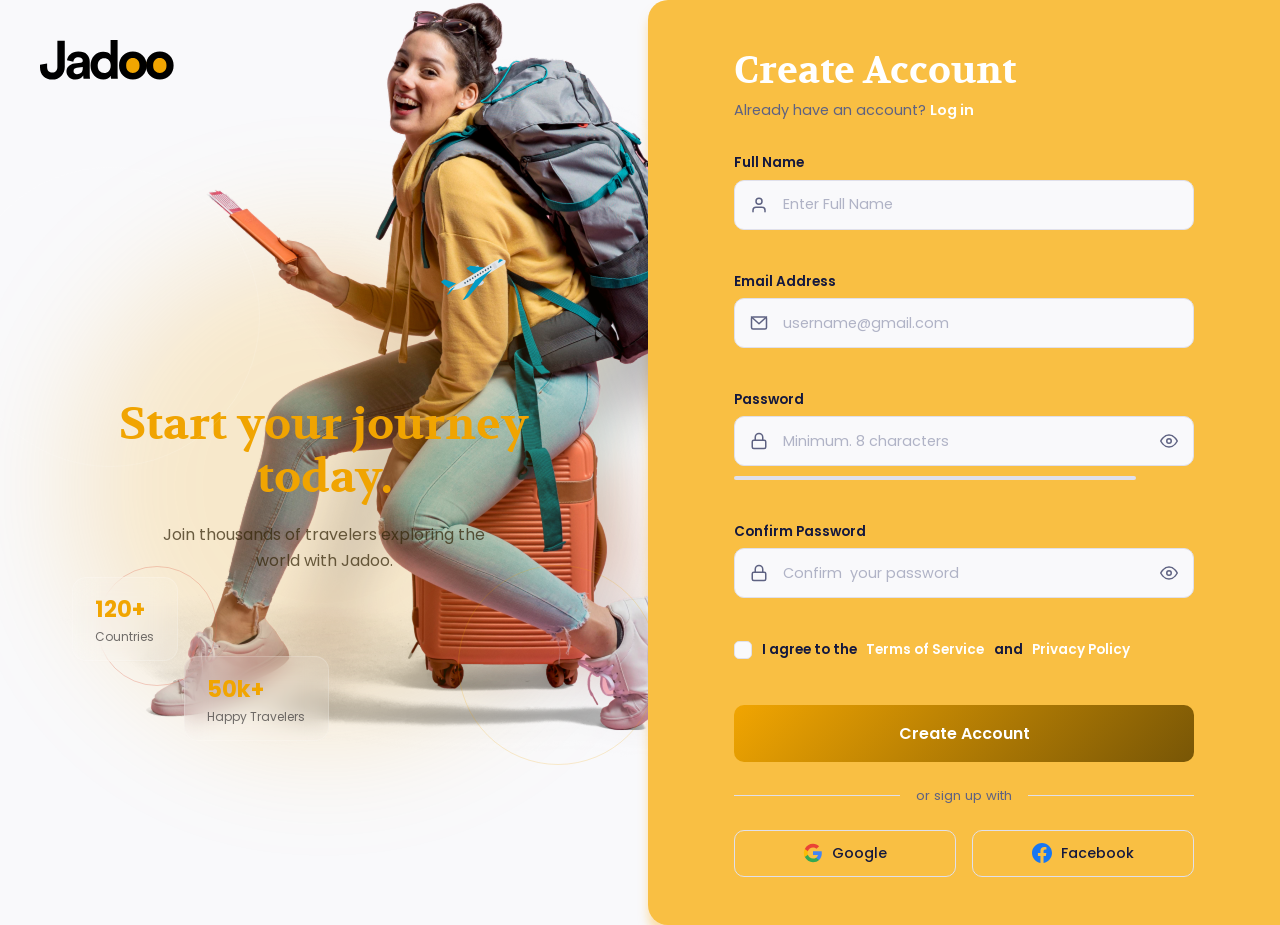
<file: createaccount.html>
<!doctype html>
<html lang="en">
  <head>
    <meta charset="UTF-8" />
    <meta name="viewport" content="width=device-width, initial-scale=1.0" />
    <title>Jadoo — Create Account</title>
    <link rel="preconnect" href="https://fonts.googleapis.com" />
    <link rel="preconnect" href="https://fonts.gstatic.com" crossorigin />
    <link
      href="https://fonts.googleapis.com/css2?family=Volkhov:wght@400;700&family=Poppins:wght@300;400;500;600;700&display=swap"
      rel="stylesheet"
    />
    <link rel="stylesheet" href="createaccount.css" />
    <link rel="stylesheet" href="offer.css" />
    <link rel="stylesheet" href="destination.css" />
    <link rel="stylesheet" href="trip.css" />
    <link rel="stylesheet" href="testimonial.css" />
    <link rel="stylesheet" href="brand.css" />
    <link rel="stylesheet" href="subscription.css" />
    <link rel="stylesheet" href="footer.css" />
    <link rel="icon" href="images/Logo.svg" size="32x32 16x16" />

    <title>Create Account</title>
  </head>

  <body>
    <div class="auth-wrapper">
      <!-- Left Panel: Brand / Visual -->
      <div class="auth-panel auth-panel--left">
        <div class="auth-brand">
          <img
            src="images/Logo.svg"
            alt="Jadoo Logo"
            class="auth-logo"
            loading="lazy"
            encoding="async"
          />
        </div>
        <div class="auth-visual">
          <div class="visual-blob"></div>
          <div class="visual-circle vc1"></div>
          <div class="visual-circle vc2"></div>
          <div class="visual-circle vc3"></div>
          <div class="visual-text">
            <h2>Start your journey <span>today.</span></h2>
            <p>Join thousands of travelers exploring the world with Jadoo.</p>
          </div>
          <div class="plane-anim">
            <img src="images/plane.svg" alt="" class="anim-plane" />
          </div>
          <div class="stat-card sc1">
            <span class="stat-num">120+</span>
            <span class="stat-label">Countries</span>
          </div>
          <div class="stat-card sc2">
            <span class="stat-num">50k+</span>
            <span class="stat-label">Happy Travelers</span>
          </div>
        </div>
      </div>

      <!-- Right Panel: Form -->
      <div class="auth-panel auth-panel--right">
        <div class="form-container">
          <div class="form-header">
            <h1>Create Account</h1>
            <p>
              Already have an account?
              <a href="login.html" class="switch-link">Log in</a>
            </p>
          </div>

          <form class="auth-form" id="createAccountForm" novalidate>
            <!-- Full Name -->
            <div class="field-group">
              <label for="fullname">Full Name</label>
              <div class="input-wrap">
                <span class="input-icon">
                  <svg
                    width="18"
                    height="18"
                    viewBox="0 0 24 24"
                    fill="none"
                    stroke="currentColor"
                    stroke-width="2"
                    stroke-linecap="round"
                    stroke-linejoin="round"
                  >
                    <path d="M20 21v-2a4 4 0 0 0-4-4H8a4 4 0 0 0-4 4v2" />
                    <circle cx="12" cy="7" r="4" />
                  </svg>
                </span>
                <input
                  type="text"
                  id="fullname"
                  name="fullname"
                  placeholder="Enter Full Name"
                  autocomplete="name"
                  required
                />
              </div>
              <span class="field-error" id="fullname-error"></span>
            </div>

            <!-- Email -->
            <div class="field-group">
              <label for="email">Email Address</label>
              <div class="input-wrap">
                <span class="input-icon">
                  <svg
                    width="18"
                    height="18"
                    viewBox="0 0 24 24"
                    fill="none"
                    stroke="currentColor"
                    stroke-width="2"
                    stroke-linecap="round"
                    stroke-linejoin="round"
                  >
                    <rect x="2" y="4" width="20" height="16" rx="2" />
                    <polyline points="2,4 12,13 22,4" />
                  </svg>
                </span>
                <input
                  type="email"
                  id="email"
                  name="email"
                  placeholder="username@gmail.com"
                  autocomplete="email"
                  required
                />
              </div>
              <span class="field-error" id="email-error"></span>
            </div>

            <!-- Password -->
            <div class="field-group">
              <label for="password">Password</label>
              <div class="input-wrap">
                <span class="input-icon">
                  <svg
                    width="18"
                    height="18"
                    viewBox="0 0 24 24"
                    fill="none"
                    stroke="currentColor"
                    stroke-width="2"
                    stroke-linecap="round"
                    stroke-linejoin="round"
                  >
                    <rect x="3" y="11" width="18" height="11" rx="2" ry="2" />
                    <path d="M7 11V7a5 5 0 0 1 10 0v4" />
                  </svg>
                </span>
                <input
                  type="password"
                  id="password"
                  name="password"
                  placeholder="Minimum. 8 characters"
                  autocomplete="new-password"
                  required
                />
                <button
                  type="button"
                  class="toggle-pw"
                  aria-label="Toggle password visibility"
                  data-target="password"
                >
                  <svg
                    class="eye-open"
                    width="18"
                    height="18"
                    viewBox="0 0 24 24"
                    fill="none"
                    stroke="currentColor"
                    stroke-width="2"
                    stroke-linecap="round"
                    stroke-linejoin="round"
                  >
                    <path d="M1 12s4-8 11-8 11 8 11 8-4 8-11 8-11-8-11-8z" />
                    <circle cx="12" cy="12" r="3" />
                  </svg>
                  <svg
                    class="eye-closed"
                    width="18"
                    height="18"
                    viewBox="0 0 24 24"
                    fill="none"
                    stroke="currentColor"
                    stroke-width="2"
                    stroke-linecap="round"
                    stroke-linejoin="round"
                    style="display: none"
                  >
                    <path
                      d="M17.94 17.94A10.07 10.07 0 0 1 12 20c-7 0-11-8-11-8a18.45 18.45 0 0 1 5.06-5.94M9.9 4.24A9.12 9.12 0 0 1 12 4c7 0 11 8 11 8a18.5 18.5 0 0 1-2.16 3.19m-6.72-1.07a3 3 0 1 1-4.24-4.24"
                    />
                    <line x1="1" y1="1" x2="23" y2="23" />
                  </svg>
                </button>
              </div>
              <div class="pw-strength" id="pw-strength">
                <div class="pw-bar"><span id="pw-fill"></span></div>
                <span id="pw-label"></span>
              </div>
              <span class="field-error" id="password-error"></span>
            </div>

            <!-- Confirm Password section -->

            <div class="field-group">
              <label for="confirm-password">Confirm Password</label>
              <div class="input-wrap">
                <span class="input-icon">
                  <svg
                    width="18"
                    height="18"
                    viewBox="0 0 24 24"
                    fill="none"
                    stroke="currentColor"
                    stroke-width="2"
                    stroke-linecap="round"
                    stroke-linejoin="round"
                  >
                    <rect x="3" y="11" width="18" height="11" rx="2" ry="2" />
                    <path d="M7 11V7a5 5 0 0 1 10 0v4" />
                  </svg>
                </span>
                <input
                  type="password"
                  id="confirm-password"
                  name="confirm-password"
                  placeholder="Confirm  your password"
                  autocomplete="new-password"
                  required
                />
                <button
                  type="button"
                  class="toggle-pw"
                  aria-label="Toggle confirm password visibility"
                  data-target="confirm-password"
                >
                  <svg
                    class="eye-open"
                    width="18"
                    height="18"
                    viewBox="0 0 24 24"
                    fill="none"
                    stroke="currentColor"
                    stroke-width="2"
                    stroke-linecap="round"
                    stroke-linejoin="round"
                  >
                    <path d="M1 12s4-8 11-8 11 8 11 8-4 8-11 8-11-8-11-8z" />
                    <circle cx="12" cy="12" r="3" />
                  </svg>
                  <svg
                    class="eye-closed"
                    width="18"
                    height="18"
                    viewBox="0 0 24 24"
                    fill="none"
                    stroke="currentColor"
                    stroke-width="2"
                    stroke-linecap="round"
                    stroke-linejoin="round"
                    style="display: none"
                  >
                    <path
                      d="M17.94 17.94A10.07 10.07 0 0 1 12 20c-7 0-11-8-11-8a18.45 18.45 0 0 1 5.06-5.94M9.9 4.24A9.12 9.12 0 0 1 12 4c7 0 11 8 11 8a18.5 18.5 0 0 1-2.16 3.19m-6.72-1.07a3 3 0 1 1-4.24-4.24"
                    />
                    <line x1="1" y1="1" x2="23" y2="23" />
                  </svg>
                </button>
              </div>
              <span class="field-error" id="confirm-password-error"></span>
            </div>

            <!-- Terms -->
            <div class="field-group field-group--checkbox">
              <label class="checkbox-label">
                <input type="checkbox" id="terms" name="terms" required />
                <span class="checkmark"></span>
                I agree to the
                <a href="#" class="switch-link">Terms of Service</a> and
                <a href="#" class="switch-link">Privacy Policy</a>
              </label>
              <span class="field-error" id="terms-error"></span>
            </div>

            <!-- Submit button part -->
            <button type="submit" class="submit-btn" id="submit-btn">
              <a href="login.html"
                ><span class="btn-text">Create Account</span>
                <span class="btn-loader" style="display: none">
                  <span class="dot"></span><span class="dot"></span
                  ><span class="dot"></span> </span
              ></a>
            </button>
          </form>

          <!-- Divider part -->
          <div class="auth-divider"><span>or sign up with</span></div>

          <!-- Social media  Buttons -->
          <div class="social-btns">
            <button class="social-btn" type="button">
              <svg width="20" height="20" viewBox="0 0 24 24">
                <path
                  d="M22.56 12.25c0-.78-.07-1.53-.2-2.25H12v4.26h5.92c-.26 1.37-1.04 2.53-2.21 3.31v2.77h3.57c2.08-1.92 3.28-4.74 3.28-8.09z"
                  fill="#4285F4"
                />
                <path
                  d="M12 23c2.97 0 5.46-.98 7.28-2.66l-3.57-2.77c-.98.66-2.23 1.06-3.71 1.06-2.86 0-5.29-1.93-6.16-4.53H2.18v2.84C3.99 20.53 7.7 23 12 23z"
                  fill="#34A853"
                />
                <path
                  d="M5.84 14.09c-.22-.66-.35-1.36-.35-2.09s.13-1.43.35-2.09V7.07H2.18C1.43 8.55 1 10.22 1 12s.43 3.45 1.18 4.93l2.85-2.22.81-.62z"
                  fill="#FBBC05"
                />
                <path
                  d="M12 5.38c1.62 0 3.06.56 4.21 1.64l3.15-3.15C17.45 2.09 14.97 1 12 1 7.7 1 3.99 3.47 2.18 7.07l3.66 2.84c.87-2.6 3.3-4.53 6.16-4.53z"
                  fill="#EA4335"
                />
              </svg>
              Google
            </button>
            <button class="social-btn" type="button">
              <svg width="20" height="20" viewBox="0 0 24 24" fill="#1877F2">
                <path
                  d="M24 12.073c0-6.627-5.373-12-12-12s-12 5.373-12 12c0 5.99 4.388 10.954 10.125 11.854v-8.385H7.078v-3.47h3.047V9.43c0-3.007 1.792-4.669 4.533-4.669 1.312 0 2.686.235 2.686.235v2.953H15.83c-1.491 0-1.956.925-1.956 1.874v2.25h3.328l-.532 3.47h-2.796v8.385C19.612 23.027 24 18.062 24 12.073z"
                />
              </svg>
              Facebook
            </button>
          </div>
        </div>
      </div>
    </div>

    <script src="createaccount.js"></script>
  </body>
</html>
</file>
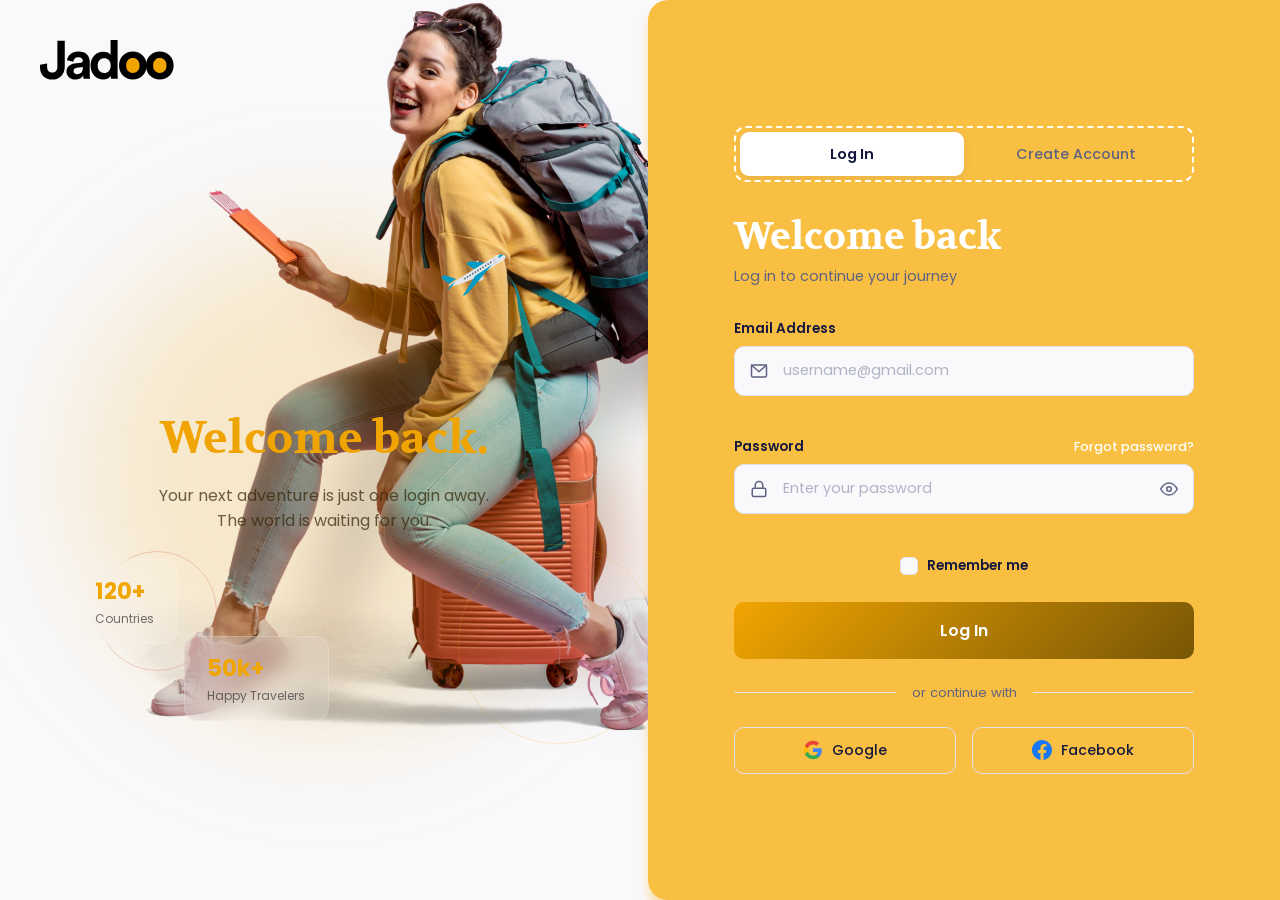
<file: login.html>
<!doctype html>
<html lang="en">
  <head>
    <meta charset="UTF-8" />
    <meta name="viewport" content="width=device-width, initial-scale=1.0" />
    <title>Jadoo Log In</title>
    <link rel="preconnect" href="https://fonts.googleapis.com" />
    <link rel="preconnect" href="https://fonts.gstatic.com" crossorigin />
    <link
      href="https://fonts.googleapis.com/css2?family=Volkhov:wght@400;700&family=Poppins:wght@300;400;500;600;700&display=swap"
      rel="stylesheet"
    />
    <link rel="stylesheet" href="login.css" />
    <link rel="stylesheet" href="createaccount.css" />
    <link rel="stylesheet" href="offer.css" />
    <link rel="stylesheet" href="destination.css" />
    <link rel="stylesheet" href="trip.css" />
    <link rel="stylesheet" href="testimonial.css" />
    <link rel="stylesheet" href="brand.css" />
    <link rel="stylesheet" href="subscription.css" />
    <link rel="stylesheet" href="footer.css" />
    <link rel="icon" href="images/Logo.svg" size="32x32 16x16" />
  </head>

  <body>
    <div class="auth-wrapper">
      <!-- Left Panel: Brand / Visual -->
      <div class="auth-panel auth-panel--left">
        <div class="auth-brand">
          <img
            src="images/Logo.svg"
            alt="Jadoo Logo"
            class="auth-logo"
            loading="lazy"
            encoding="async"
          />
        </div>
        <div class="auth-visual">
          <div class="visual-blob"></div>
          <div class="visual-circle vc1"></div>
          <div class="visual-circle vc2"></div>
          <div class="visual-circle vc3"></div>
          <div class="visual-text">
            <h2>Welcome <span>back.</span></h2>
            <p>
              Your next adventure is just one login away. The world is waiting
              for you.
            </p>
          </div>
          <div class="plane-anim">
            <img src="images/plane.svg" alt="" class="anim-plane" />
          </div>
          <div class="stat-card sc1">
            <span class="stat-num">120+</span>
            <span class="stat-label">Countries</span>
          </div>
          <div class="stat-card sc2">
            <span class="stat-num">50k+</span>
            <span class="stat-label">Happy Travelers</span>
          </div>
        </div>
      </div>

      <!-- Right Panel containing the log in Form -->
      <div class="auth-panel auth-panel--right">
        <div class="form-container">
          <!-- Tab Switcher (this is where the switching frm login form to creating an account form is ) -->

          <div class="auth-tabs">
            <button
              class="tab-btn tab-btn--active"
              id="tab-login"
              onclick="switchTab('login')"
            >
              Log In
            </button>
            <button
              class="tab-btn"
              id="tab-register"
              onclick="switchTab('register')"
            >
              Create Account
            </button>
            <div class="tab-indicator" id="tab-indicator"></div>
          </div>

          <!-- LOGIN FORM -->

          <div class="tab-content" id="content-login">
            <div class="form-header">
              <h1>Welcome back</h1>
              <p>Log in to continue your journey</p>
            </div>

            <form class="auth-form" id="loginForm" novalidate>
              <div class="field-group">
                <label for="login-email">Email Address</label>
                <div class="input-wrap">
                  <span class="input-icon">
                    <svg
                      width="18"
                      height="18"
                      viewBox="0 0 24 24"
                      fill="none"
                      stroke="currentColor"
                      stroke-width="2"
                      stroke-linecap="round"
                      stroke-linejoin="round"
                    >
                      <rect x="2" y="4" width="20" height="16" rx="2" />
                      <polyline points="2,4 12,13 22,4" />
                    </svg>
                  </span>
                  <input
                    type="email"
                    id="login-email"
                    name="email"
                    placeholder="username@gmail.com"
                    autocomplete="email"
                    required
                  />
                </div>
                <span class="field-error" id="login-email-error"></span>
              </div>

              <div class="field-group">
                <div class="label-row">
                  <label for="login-password">Password</label>
                  <a href="#" class="forgot-link">Forgot password?</a>
                </div>
                <div class="input-wrap">
                  <span class="input-icon">
                    <svg
                      width="18"
                      height="18"
                      viewBox="0 0 24 24"
                      fill="none"
                      stroke="currentColor"
                      stroke-width="2"
                      stroke-linecap="round"
                      stroke-linejoin="round"
                    >
                      <rect x="3" y="11" width="18" height="11" rx="2" ry="2" />
                      <path d="M7 11V7a5 5 0 0 1 10 0v4" />
                    </svg>
                  </span>
                  <input
                    type="password"
                    id="login-password"
                    name="password"
                    placeholder="Enter your password"
                    autocomplete="current-password"
                    required
                  />
                  <button
                    type="button"
                    class="toggle-pw"
                    aria-label="Toggle password visibility"
                    data-target="login-password"
                  >
                    <svg
                      class="eye-open"
                      width="18"
                      height="18"
                      viewBox="0 0 24 24"
                      fill="none"
                      stroke="currentColor"
                      stroke-width="2"
                      stroke-linecap="round"
                      stroke-linejoin="round"
                    >
                      <path d="M1 12s4-8 11-8 11 8 11 8-4 8-11 8-11-8-11-8z" />
                      <circle cx="12" cy="12" r="3" />
                    </svg>
                    <svg
                      class="eye-closed"
                      width="18"
                      height="18"
                      viewBox="0 0 24 24"
                      fill="none"
                      stroke="currentColor"
                      stroke-width="2"
                      stroke-linecap="round"
                      stroke-linejoin="round"
                      style="display: none"
                    >
                      <path
                        d="M17.94 17.94A10.07 10.07 0 0 1 12 20c-7 0-11-8-11-8a18.45 18.45 0 0 1 5.06-5.94M9.9 4.24A9.12 9.12 0 0 1 12 4c7 0 11 8 11 8a18.5 18.5 0 0 1-2.16 3.19m-6.72-1.07a3 3 0 1 1-4.24-4.24"
                      />
                      <line x1="1" y1="1" x2="23" y2="23" />
                    </svg>
                  </button>
                </div>
                <span class="field-error" id="login-password-error"></span>
              </div>

              <div class="field-group field-group--row">
                <label class="checkbox-label">
                  <input type="checkbox" id="remember-me" name="remember" />
                  <span class="checkmark"></span>
                  Remember me
                </label>
              </div>

              <button type="submit" class="submit-btn" id="login-submit-btn">
                <span class="btn-text">Log In</span>
                <span class="btn-loader" style="display: none">
                  <span class="dot"></span><span class="dot"></span
                  ><span class="dot"></span>
                </span>
              </button>
            </form>

            <div class="auth-divider"><span>or continue with</span></div>

            <div class="social-btns">
              <button class="social-btn" type="button">
                <svg width="20" height="20" viewBox="0 0 24 24">
                  <path
                    d="M22.56 12.25c0-.78-.07-1.53-.2-2.25H12v4.26h5.92c-.26 1.37-1.04 2.53-2.21 3.31v2.77h3.57c2.08-1.92 3.28-4.74 3.28-8.09z"
                    fill="#4285F4"
                  />
                  <path
                    d="M12 23c2.97 0 5.46-.98 7.28-2.66l-3.57-2.77c-.98.66-2.23 1.06-3.71 1.06-2.86 0-5.29-1.93-6.16-4.53H2.18v2.84C3.99 20.53 7.7 23 12 23z"
                    fill="#34A853"
                  />
                  <path
                    d="M5.84 14.09c-.22-.66-.35-1.36-.35-2.09s.13-1.43.35-2.09V7.07H2.18C1.43 8.55 1 10.22 1 12s.43 3.45 1.18 4.93l2.85-2.22.81-.62z"
                    fill="#FBBC05"
                  />
                  <path
                    d="M12 5.38c1.62 0 3.06.56 4.21 1.64l3.15-3.15C17.45 2.09 14.97 1 12 1 7.7 1 3.99 3.47 2.18 7.07l3.66 2.84c.87-2.6 3.3-4.53 6.16-4.53z"
                    fill="#EA4335"
                  />
                </svg>
                Google
              </button>
              <button class="social-btn" type="button">
                <svg width="20" height="20" viewBox="0 0 24 24" fill="#1877F2">
                  <path
                    d="M24 12.073c0-6.627-5.373-12-12-12s-12 5.373-12 12c0 5.99 4.388 10.954 10.125 11.854v-8.385H7.078v-3.47h3.047V9.43c0-3.007 1.792-4.669 4.533-4.669 1.312 0 2.686.235 2.686.235v2.953H15.83c-1.491 0-1.956.925-1.956 1.874v2.25h3.328l-.532 3.47h-2.796v8.385C19.612 23.027 24 18.062 24 12.073z"
                  />
                </svg>
                Facebook
              </button>
            </div>
          </div>

          <!--  CREATE ACCOUNT FORM (is embedded with the login page)  -->

          <div class="tab-content" id="content-register" style="display: none">
            <div class="form-header">
              <h1>Create Account</h1>
              <p>Join thousands of Jadoo travelers</p>
            </div>

            <form class="auth-form" id="registerForm" novalidate>
              <div class="field-group">
                <label for="reg-fullname">Full Name</label>
                <div class="input-wrap">
                  <span class="input-icon">
                    <svg
                      width="18"
                      height="18"
                      viewBox="0 0 24 24"
                      fill="none"
                      stroke="currentColor"
                      stroke-width="2"
                      stroke-linecap="round"
                      stroke-linejoin="round"
                    >
                      <path d="M20 21v-2a4 4 0 0 0-4-4H8a4 4 0 0 0-4 4v2" />
                      <circle cx="12" cy="7" r="4" />
                    </svg>
                  </span>
                  <input
                    type="text"
                    id="reg-fullname"
                    name="fullname"
                    placeholder="Enter Full Name"
                    autocomplete="name"
                    required
                  />
                </div>
                <span class="field-error" id="reg-fullname-error"></span>
              </div>

              <div class="field-group">
                <label for="reg-email">Email Address</label>
                <div class="input-wrap">
                  <span class="input-icon">
                    <svg
                      width="18"
                      height="18"
                      viewBox="0 0 24 24"
                      fill="none"
                      stroke="currentColor"
                      stroke-width="2"
                      stroke-linecap="round"
                      stroke-linejoin="round"
                    >
                      <rect x="2" y="4" width="20" height="16" rx="2" />
                      <polyline points="2,4 12,13 22,4" />
                    </svg>
                  </span>
                  <input
                    type="email"
                    id="reg-email"
                    name="email"
                    placeholder="username@email.com"
                    autocomplete="email"
                    required
                  />
                </div>
                <span class="field-error" id="reg-email-error"></span>
              </div>

              <div class="field-group">
                <label for="reg-password">Password</label>
                <div class="input-wrap">
                  <span class="input-icon">
                    <svg
                      width="18"
                      height="18"
                      viewBox="0 0 24 24"
                      fill="none"
                      stroke="currentColor"
                      stroke-width="2"
                      stroke-linecap="round"
                      stroke-linejoin="round"
                    >
                      <rect x="3" y="11" width="18" height="11" rx="2" ry="2" />
                      <path d="M7 11V7a5 5 0 0 1 10 0v4" />
                    </svg>
                  </span>
                  <input
                    type="password"
                    id="reg-password"
                    name="password"
                    placeholder="Minimum. 8 characters"
                    autocomplete="new-password"
                    required
                  />
                  <button
                    type="button"
                    class="toggle-pw"
                    data-target="reg-password"
                    aria-label="Toggle"
                  >
                    <svg
                      class="eye-open"
                      width="18"
                      height="18"
                      viewBox="0 0 24 24"
                      fill="none"
                      stroke="currentColor"
                      stroke-width="2"
                      stroke-linecap="round"
                      stroke-linejoin="round"
                    >
                      <path d="M1 12s4-8 11-8 11 8 11 8-4 8-11 8-11-8-11-8z" />
                      <circle cx="12" cy="12" r="3" />
                    </svg>
                    <svg
                      class="eye-closed"
                      width="18"
                      height="18"
                      viewBox="0 0 24 24"
                      fill="none"
                      stroke="currentColor"
                      stroke-width="2"
                      stroke-linecap="round"
                      stroke-linejoin="round"
                      style="display: none"
                    >
                      <path
                        d="M17.94 17.94A10.07 10.07 0 0 1 12 20c-7 0-11-8-11-8a18.45 18.45 0 0 1 5.06-5.94M9.9 4.24A9.12 9.12 0 0 1 12 4c7 0 11 8 11 8a18.5 18.5 0 0 1-2.16 3.19m-6.72-1.07a3 3 0 1 1-4.24-4.24"
                      />
                      <line x1="1" y1="1" x2="23" y2="23" />
                    </svg>
                  </button>
                </div>
                <span class="field-error" id="reg-password-error"></span>
              </div>

              <div class="field-group">
                <label for="reg-confirm">Confirm Password</label>
                <div class="input-wrap">
                  <span class="input-icon">
                    <svg
                      width="18"
                      height="18"
                      viewBox="0 0 24 24"
                      fill="none"
                      stroke="currentColor"
                      stroke-width="2"
                      stroke-linecap="round"
                      stroke-linejoin="round"
                    >
                      <rect x="3" y="11" width="18" height="11" rx="2" ry="2" />
                      <path d="M7 11V7a5 5 0 0 1 10 0v4" />
                    </svg>
                  </span>
                  <input
                    type="password"
                    id="reg-confirm"
                    name="confirm"
                    placeholder="Confirm password"
                    autocomplete="new-password"
                    required
                  />
                </div>
                <span class="field-error" id="reg-confirm-error"></span>
              </div>

              <div class="field-group field-group--checkbox">
                <label class="checkbox-label">
                  <input type="checkbox" id="reg-terms" required />
                  <span class="checkmark"></span>
                  I agree to the <a href="#" class="switch-link">Terms</a> and
                  <a href="#" class="switch-link">Privacy Policy</a>
                </label>
                <span class="field-error" id="reg-terms-error"></span>
              </div>

              <button type="submit" class="submit-btn" id="reg-submit-btn">
                <span class="btn-text">Create Account</span>
                <span class="btn-loader" style="display: none">
                  <span class="dot"></span><span class="dot"></span
                  ><span class="dot"></span>
                </span>
              </button>
            </form>

            <div class="auth-divider"><span>or sign up with</span></div>

            <div class="social-btns">
              <button class="social-btn" type="button">
                <svg width="20" height="20" viewBox="0 0 24 24">
                  <path
                    d="M22.56 12.25c0-.78-.07-1.53-.2-2.25H12v4.26h5.92c-.26 1.37-1.04 2.53-2.21 3.31v2.77h3.57c2.08-1.92 3.28-4.74 3.28-8.09z"
                    fill="#4285F4"
                  />
                  <path
                    d="M12 23c2.97 0 5.46-.98 7.28-2.66l-3.57-2.77c-.98.66-2.23 1.06-3.71 1.06-2.86 0-5.29-1.93-6.16-4.53H2.18v2.84C3.99 20.53 7.7 23 12 23z"
                    fill="#34A853"
                  />
                  <path
                    d="M5.84 14.09c-.22-.66-.35-1.36-.35-2.09s.13-1.43.35-2.09V7.07H2.18C1.43 8.55 1 10.22 1 12s.43 3.45 1.18 4.93l2.85-2.22.81-.62z"
                    fill="#FBBC05"
                  />
                  <path
                    d="M12 5.38c1.62 0 3.06.56 4.21 1.64l3.15-3.15C17.45 2.09 14.97 1 12 1 7.7 1 3.99 3.47 2.18 7.07l3.66 2.84c.87-2.6 3.3-4.53 6.16-4.53z"
                    fill="#EA4335"
                  />
                </svg>
                Google
              </button>
              <button class="social-btn" type="button">
                <svg width="20" height="20" viewBox="0 0 24 24" fill="#1877F2">
                  <path
                    d="M24 12.073c0-6.627-5.373-12-12-12s-12 5.373-12 12c0 5.99 4.388 10.954 10.125 11.854v-8.385H7.078v-3.47h3.047V9.43c0-3.007 1.792-4.669 4.533-4.669 1.312 0 2.686.235 2.686.235v2.953H15.83c-1.491 0-1.956.925-1.956 1.874v2.25h3.328l-.532 3.47h-2.796v8.385C19.612 23.027 24 18.062 24 12.073z"
                  />
                </svg>
                Facebook
              </button>
            </div>
          </div>
        </div>
      </div>
    </div>

    <script src="login.js"></script>
  </body>
</html>
</file>
<file: createaccount.css>
/* ============================================================
   create-account.css — Jadoo Travel
   ============================================================ */

@import url("https://fonts.googleapis.com/css2?family=Volkhov:wght@400;700&family=Poppins:wght@300;400;500;600;700&display=swap");

*,
*::before,
*::after {
  margin: 0;
  padding: 0;
  box-sizing: border-box;
}

:root {
  --primary: #f1a501;
  --primary-dk: #d78500;
  --accent: #df6951;
  --navy: #14183e;
  --muted: #5e6282;
  --bg: #f9f9fb;
  --white: #ffffff;
  --error: #e74c3c;
  --border: #e0e0eb;
  --shadow: 0 4px 24px rgba(94, 98, 130, 0.12);
  --radius: 16px;
  --transition: 0.25s ease;
}

html {
  scroll-behavior: smooth;
}

body {
  font-family: "Poppins", sans-serif;
  background: var(--bg);
  min-height: 100vh;
  display: flex;
  align-items: center;
  justify-content: center;
}

/* ========================
   WRAPPER
   ======================== */
.auth-wrapper {
  display: flex;
  width: 100%;
  min-height: 100vh;
}

/* ========================
   LEFT PANEL
   ======================== */
.auth-panel--left {
  flex: 1;
  background: url("images/Traveller 1 (4).png");
  background-repeat: no-repeat;
  background-position: cover;
  position: relative;
  overflow: hidden;
  display: flex;
  flex-direction: column;
  padding: 2.5rem;
  min-height: 100vh;
}

.auth-brand {
  position: relative;
  z-index: 10;
}

.auth-logo {
  height: 2.5rem;
}

/* Visual decorative elements */
.auth-visual {
  flex: 1;
  display: flex;
  flex-direction: column;
  justify-content: center;
  position: relative;
  z-index: 10;
}

.visual-blob {
  position: absolute;
  width: 500px;
  height: 500px;
  background: rgba(236, 163, 6, 0.191);
  border-radius: 50%;
  top: 50%;
  left: 50%;
  transform: translate(-50%, -50%);
  filter: blur(60px);
  pointer-events: none;
}

.visual-circle {
  position: absolute;
  border-radius: 50%;
  border: 1px solid rgba(255, 255, 255, 0.131);
  pointer-events: none;
}

.vc1 {
  width: 300px;
  height: 300px;
  top: 10%;
  left: -80px;
}
.vc2 {
  width: 200px;
  height: 200px;
  bottom: 15%;
  right: -50px;
  border-color: rgba(241, 165, 1, 0.2);
}
.vc3 {
  width: 120px;
  height: 120px;
  top: 60%;
  left: 10%;
  border-color: rgba(223, 105, 81, 0.3);
}

.visual-text {
  text-align: center;
  color: var(--primary);
  padding: 1rem 1rem;
}

.visual-text h2 {
  font-family: "Volkhov", serif;
  font-size: 2.8rem;
  line-height: 1.2;
  margin-bottom: 1rem;
}

.visual-text h2 span {
  color: var(--primary);
}

.visual-text p {
  font-size: 1rem;
  color: rgba(9, 8, 8, 0.72);
  max-width: 340px;
  margin: 0 auto;
  line-height: 1.6;
}

/* Floating plane */
.plane-anim {
  position: absolute;
  top: 18%;
  right: 15%;
  animation: floatPlane 8s ease-in-out infinite;
}

.anim-plane {
  width: 6rem;
}

@keyframes floatPlane {
  0%,
  100% {
    transform: translate(0, 0) rotate(-10deg);
  }
  50% {
    transform: translate(50px, -80px) rotate(0deg);
  }
}

/* Stat cards */

.stat-card {
  position: absolute;
  background: rgba(255, 255, 255, 0.1);
  backdrop-filter: blur(12px);
  border: 1px solid rgba(255, 255, 255, 0.18);
  border-radius: 14px;
  padding: 0.9rem 1.4rem;
  color: var(--white);
  display: flex;
  flex-direction: column;
  gap: 2px;
}

.sc1 {
  bottom: 28%;
  left: 2rem;
}
.sc2 {
  bottom: 18%;
  left: 9rem;
}

.stat-num {
  font-weight: 700;
  font-size: 1.4rem;
  color: var(--primary);
}

.stat-label {
  font-size: 0.75rem;
  color: rgba(56, 52, 52, 0.7);
}

/* RIGHT PANEL */

.auth-panel--right {
  flex: 1;
  display: flex;
  align-items: center;
  justify-content: center;
  padding: 3rem 2rem;
  background: #f9bf43;
  overflow-y: auto;
  border-top-left-radius: 20px;
  border-bottom-left-radius: 20px;
  box-shadow: 0 10px 10px rgba(254, 199, 96, 0.51);
}

.auth-panel--right:hover {
  scale: calc(1.02);
  border-radius: 40px;
}

.form-container {
  width: 100%;
  max-width: 460px;
}

/* form header */

.form-header {
  margin-bottom: 2rem;
}

.form-header h1 {
  font-family: "Volkhov", serif;
  font-size: 2.4rem;
  color: #ffff;
  font-weight: 700;
  margin-bottom: 0.4rem;
  line-height: 1.2;
}

.form-header p {
  font-size: 0.9rem;
  color: var(--muted);
}

.switch-link {
  color: var(--white);
  font-weight: 600;
  text-decoration: none;
  transition: color var(--transition);
}

.switch-link:hover {
  color: var(--primary-dk);
  text-decoration: underline;
}

/* the form fields*/

.auth-form {
  display: flex;
  flex-direction: column;
  gap: 1.2rem;
}

.field-group {
  display: flex;
  flex-direction: column;
  gap: 0.4rem;
}

.field-group label {
  font-size: 0.85rem;
  font-weight: 600;
  color: var(--navy);
}

.input-wrap {
  position: relative;
  display: flex;
  align-items: center;
}

.input-icon {
  position: absolute;
  left: 1rem;
  color: var(--muted);
  display: flex;
  align-items: center;
  pointer-events: none;
}

.input-wrap input {
  width: 100%;
  padding: 0.85rem 3rem 0.85rem 3rem;
  border: 1.5px solid var(--border);
  border-radius: 10px;
  font-family: "Poppins", sans-serif;
  font-size: 0.9rem;
  color: var(--navy);
  background: var(--bg);
  transition:
    border-color var(--transition),
    box-shadow var(--transition);
  outline: none;
}

.input-wrap input::placeholder {
  color: #b0b3c6;
}

.input-wrap input:focus {
  border-color: var(--primary);
  box-shadow: 0 0 0 3px rgba(241, 165, 1, 0.12);
  background: var(--white);
}

.input-wrap input.input-invalid {
  border-color: var(--error);
  box-shadow: 0 0 0 3px rgba(231, 76, 60, 0.1);
}

.toggle-pw {
  position: absolute;
  right: 1rem;
  background: none;
  border: none;
  cursor: pointer;
  color: var(--muted);
  display: flex;
  align-items: center;
  padding: 0;
  transition: color var(--transition);
}

.toggle-pw:hover {
  color: var(--navy);
}

/* Password strength */
.pw-strength {
  display: flex;
  align-items: center;
  gap: 0.6rem;
  margin-top: 0.2rem;
}

.pw-bar {
  flex: 1;
  height: 4px;
  background: var(--border);
  border-radius: 4px;
  overflow: hidden;
}

.pw-bar span {
  display: block;
  height: 100%;
  width: 0%;
  border-radius: 4px;
  transition:
    width 0.4s ease,
    background 0.4s ease;
}

#pw-label {
  font-size: 0.75rem;
  font-weight: 600;
  min-width: 48px;
}

/* Error text */

.field-error {
  font-size: 0.78rem;
  color: var(--error);
  min-height: 1rem;
}

/* the small check box  */

.field-group--checkbox {
  gap: 0.2rem;
}

.checkbox-label {
  display: flex;
  align-items: flex-start;
  gap: 0.6rem;
  cursor: pointer;
  font-size: 0.85rem;
  color: var(--muted);
  line-height: 1.5;
}

.checkbox-label input[type="checkbox"] {
  display: none;
}

.checkmark {
  width: 18px;
  height: 18px;
  min-width: 18px;
  border: 1.5px solid var(--border);
  border-radius: 5px;
  background: var(--bg);
  margin-top: 1px;
  display: flex;
  align-items: center;
  justify-content: center;
  transition:
    border-color var(--transition),
    background var(--transition);
}

.checkbox-label input[type="checkbox"]:checked + .checkmark {
  background: var(--primary);
  border-color: var(--primary);
}

.checkbox-label input[type="checkbox"]:checked + .checkmark::after {
  content: "";
  display: block;
  width: 5px;
  height: 9px;
  border: 2px solid var(--white);
  border-top: none;
  border-left: none;
  transform: rotate(45deg) translate(-1px, -1px);
}

/* the part of the submit button */

.submit-btn {
  width: 100%;
  padding: 1rem;
  background: linear-gradient(135deg, #f1a501 0%, #785606 100%);
  border: none;
  border-radius: 10px;
  color: var(--white);
  font-family: "Poppins", sans-serif;
  font-size: 1rem;
  font-weight: 600;
  cursor: pointer;
  transition:
    transform var(--transition),
    box-shadow var(--transition),
    opacity var(--transition);
  display: flex;
  align-items: center;
  justify-content: center;
  gap: 0.5rem;
  min-height: 54px;
  margin-top: 0.4rem;
}

.submit-btn a {
  text-decoration: none;
  color: var(--white);
}

.submit-btn:hover:not(:disabled) {
  transform: translateY(-2px);
  box-shadow: 0 8px 24px rgba(241, 165, 1, 0.35);
}

.submit-btn:active:not(:disabled) {
  transform: translateY(0);
}

.submit-btn:disabled {
  opacity: 0.75;
  cursor: not-allowed;
}

/* Loader dots */
.btn-loader {
  display: flex;
  gap: 5px;
  align-items: center;
}

.dot {
  width: 7px;
  height: 7px;
  background: var(--white);
  border-radius: 50%;
  animation: pulse 1s ease-in-out infinite;
}

.dot:nth-child(2) {
  animation-delay: 0.2s;
}
.dot:nth-child(3) {
  animation-delay: 0.4s;
}

@keyframes pulse {
  0%,
  80%,
  100% {
    transform: scale(0.75);
    opacity: 0.6;
  }
  40% {
    transform: scale(1);
    opacity: 1;
  }
}

/* the divider that is carrying the signup signage */

.auth-divider {
  display: flex;
  align-items: center;
  gap: 1rem;
  margin: 1.5rem 0;
  color: var(--muted);
  font-size: 0.82rem;
}

.auth-divider::before,
.auth-divider::after {
  content: "";
  flex: 1;
  height: 1px;
  background: var(--border);
}

/*  social media button part */
.social-btns {
  display: flex;
  gap: 1rem;
}

.social-btn {
  flex: 1;
  display: flex;
  align-items: center;
  justify-content: center;
  gap: 0.6rem;
  padding: 0.75rem 1rem;
  border: 1.5px solid var(--border);
  border-radius: 10px;
  background: transparent;
  font-family: "Poppins", sans-serif;
  font-size: 0.88rem;
  font-weight: 500;
  color: var(--navy);
  cursor: pointer;
  transition:
    border-color var(--transition),
    box-shadow var(--transition),
    transform var(--transition);
}

.social-btn:hover {
  border-color: var(--primary);
  box-shadow: 0 4px 14px rgba(241, 165, 1, 0.15);
  transform: rotateY(360deg);
  transition: 4s;
}

/* responsiveness for the create account section*/

/* Tablet */
@media (max-width: 1023px) {
  .auth-panel--left {
    display: none;
  }

  .auth-panel--right {
    flex: 1;
  }
}

/* mobile  Phone */
@media (max-width: 767px) {
  .auth-panel--right {
    padding: 2rem 1.2rem;
    align-items: flex-start;
    padding-top: 3rem;
  }

  .form-container {
    max-width: 100%;
  }

  .form-header h1 {
    font-size: 2rem;
  }

  .social-btns {
    flex-direction: column;
  }
}

/* Small phones */
@media (max-width: 479px) {
  .form-header h1 {
    font-size: 1.7rem;
  }

  .input-wrap input {
    font-size: 0.85rem;
    padding: 0.75rem 2.8rem 0.75rem 2.8rem;
  }

  .submit-btn {
    font-size: 0.95rem;
  }
}
</file>
<file: offer.css>
/* Offer section part */

.background-stars {
  position: absolute;
  right: 0; /* Moves it to the right side */
  z-index: -1; /* Places it behind your text and planes */

  /* Styling the shape */
  width: 9.6rem; /* Adjust based on how much of the screen it should cover */
  height: 9.4rem;
  background-image: url("images/Group 4.png");
  background-repeat: no-repeat;
  background-size: contain;
  background-position: left center;
  margin-top: 0rem;
  margin-right: 2rem;
  opacity: 1;
}

.offer-section {
  display: flex;
  flex-direction: column;
  margin-top: 3.1rem;
  transition: 2s ease-in-out;
}

.offer-container {
  display: flex;
  justify-content: center;
  align-content: center;
  align-items: center;
  margin-top: 5rem;
  width: 100%;
}

.section-title {
  font-weight: 600;
  font-size: 1.1rem;
  color: #5e6282;
  line-height: 100%;
  letter-spacing: 0%;
  text-align: center;
}

.section-reason {
  color: #14183e;
  font-weight: 700;
  font-size: 3.1rem;
  margin-top: 1rem;
  line-height: 100%;
  text-align: center;
  letter-spacing: 0%;
}

.section-cards {
  display: flex;
  justify-content: space-evenly;
  flex-wrap: nowrap;
  gap: 2.5rem;
}

.offer-cards1 {
  display: flex;
  background: #ffff;
  height: 20rem;
  width: 18rem;
  border-radius: 30px;
  box-shadow: 0 0 6px #f8f9fc;
  transition: transform 0.5s ease;
}

.offer-cards1:hover {
  cursor: pointer;
  scale: calc(1.1);
  transform: translateY(-10px);
  transition: 1s;
  box-shadow: 0 10px 20px #5e62826d;
}

.col-1 {
  width: 11.88rem;
  height: 14.19rem;
  text-align: center;
  align-items: center;
  position: relative;
}
.col-1 img {
  margin-top: 35px;
  margin-left: 35px;
}

.card-reason {
  text-align: center;
  width: 100%;
  margin-top: 15px;
  margin-left: 31px;
}

.col-1 #col1-p {
  overflow-x: hidden;
  width: 100%;
  margin-top: 12px;
  margin-left: 30px;
  margin-bottom: 15px;
  color: #5e6282;
  font-size: 1rem;
  font-weight: 400;
  line-height: 26px;
  letter-spacing: 0%;
}

/*the triangular vector at the back ground*/

.background-vector {
  position: absolute;
  left: 0; /* Moves it to the right side */
  z-index: -1; /* Places it behind your text and planes */

  /* Styling the shape */
  width: 5.6rem; /* Adjust based on how much of the screen it should cover */
  height: 10.4rem;
  background-image: url("images/Rectangle 157 (1).svg");
  background-repeat: no-repeat;
  background-size: contain;
  background-position: right center;
  margin-top: 15rem;
  margin-left: 23rem;
  opacity: 1;
}
</file>
<file: destination.css>
/*styling for the destination*/

.destinations {
  padding: 80px 10%;
  text-align: center;
  position: relative;
  margin-top: 3.1rem;
  transition: 3s ease-in-out;
  width: 100%;
}

.destination-pack {
  display: flex;
  justify-content: center;
  flex: nowrap;
  gap: 6.3rem;
  width: 100%;
  height: auto;
}

/* Header Styles */
.subtitle {
  color: #5e6282;
  font-weight: 600;
  text-transform: uppercase;
  font-size: 1.1rem;
}

.title {
  color: #14183e;
  font-size: 3.1rem;
  font-family: "Volkhov", serif;
  margin-top: 0.6rem;
  margin-bottom: 3.8rem;
}

/* Grid Layout for Cards */
.cards-container {
  position: relative; /* Essential for the spring positioning */
  z-index: 2;
}

/* The Spring Background Image */
.spring-decor {
  position: absolute;
  right: -70px; /* Moves it slightly outside the card edge */
  bottom: 3.8rem;
  width: 6.25rem;
  height: 15.6rem;
  background-image: url("images/Decore.svg");
  background-size: contain;
  background-repeat: no-repeat;
  z-index: -1; /* Puts it behind the cards */
}

/* Individual Card Styling */
.dest-card {
  background: #fff;
  border-radius: 28px;
  overflow: hidden;
  box-shadow: 0 0 6px #f8f9fc;
  transition: transform 0.5s ease;
  width: 19.7rem;
  height: 28.6rem;
}

.dest-card:hover {
  cursor: pointer;
  scale: calc(1.1);
  transform: translateY(-10px);
  transition: 1s;
  box-shadow: 0 10px 20px #5e62826d;
}

.card-image img {
  width: 100%;
  height: 18.75rem;
  object-fit: cover;
  margin-top: 10px;
  position: inherit;
  border-radius: 20px;
}

.card-body {
  padding: 25px 20px;
  text-align: left;
  color: #5e6282;
}

.card-info {
  display: flex;
  justify-content: space-between;
  font-weight: 400;
  font-size: 1rem;
  margin-top: -15px;
  margin-bottom: 15px;
  color: #5e6282;
}

.duration {
  font-size: 1rem;
  display: flex;
  align-items: center;
  gap: 10px;
}

.duration img {
  color: #080809;
  width: 1rem;
  height: 1rem;
}
</file>
<file: trip.css>
.trip-section {
  display: flex;
  justify-content: center;
  margin: 3.1rem;
  transition: 3s step-start;
  gap: 10rem;
}

.trip-container {
  display: flex;
  justify-content: center;
  width: 100%;
  height: 100%;
}

/* the blue back drop background at the back of the trip section side */

.bluebackdrop {
  height: 200px;
  width: 200px;
  background: #59b1e6;
  border-radius: 50%;
  backdrop-filter: blur;
  filter: blur(45px);
  top: 330%;
  right: 80px;
  opacity: 1.5;
  z-index: -1;
  position: absolute;
  transform: translateY(-50%); /* Fine-tunes vertical center */
  transform: translateX();
}

/* first column side of the trip section part */

.cl-3 {
  width: 30.94rem;
}

.cl-3 h4 {
  font-weight: 600;
  font-size: 1.13rem;
  line-height: 100%;
  letter-spacing: 0%;
  color: #5e6282;
  margin-bottom: 1rem;
}

.cl-3 h2 {
  font-weight: 700;
  font-size: 3.13rem;
  line-height: 100%;
  letter-spacing: 0%;
  color: #14183e;
}

/* the section of the trip that carries the 3 trip icons on the left side */

.icn-info {
  width: 24.7rem;
  height: 18rem;
}

.icn3 {
  display: flex;
  gap: 1.05rem;
  padding-top: 50px;
}

.icn3-img img {
  width: 2.93rem;
  height: 3rem;
}

.icn3-img img:hover {
  cursor: pointer;
  scale: calc(1.08);
  transition: 1s;
  box-shadow: 0 5px 10px #84829a;
  border-radius: 50%;
}

.icn3-title {
  font-weight: 700;
  font-size: 1rem;
  line-height: 125%;
  letter-spacing: 0%;
  color: #5e6282;
}

.icn3-content {
  font-weight: 400;
  font-size: 0.98rem;
  line-height: 125%;
  letter-spacing: 0%;
  color: #84829a;
}

.cl-4 {
  display: flex;
}

.cl-4-card {
  width: 23.13rem;
  height: 30rem;
  background: #ffffff;
  border: 2px;
  border-radius: 30px;
  box-shadow: 0 0 10px #f8f9fc;
  transition: transform 0.5s ease;
}

.cl-4-card:hover {
  scale: calc(1.001);
  box-shadow: 0 8px 16px #5e62826d;
}

.cl4-img img {
  display: flex;
  justify-content: center;
  margin-left: 20px;
  margin-top: 1rem;
  object-fit: contain;
}

.img-title {
  font-weight: 600;
  font-size: 1.1rem;
  color: #080809;
  line-height: 125%;
  letter-spacing: 1.5%;
  margin-top: 1rem;
  padding-left: 20px;
}

.img-date {
  font-weight: 400;
  font-size: 1rem;
  line-height: 125%;
  letter-spacing: -0.5%;
  color: #84829a;
  margin-top: 0.6rem;
  padding-left: 20px;
}

/* the three icons on the bigger card */

.img-icns {
  display: flex;
  gap: 1rem;
  margin-top: 0.6rem;
  padding-left: 20px;
}

.img-icns img:hover {
  cursor: grab;
  box-shadow: 0 6px 12px #151c4f90;
  border-radius: 50%;
  transition: 1s;
}

/* the smaller last section of the small card */

.going-img {
  margin-top: 1.2rem;
  padding-left: 20px;
}

.goingtxt {
  display: flex;
  justify-content: end;
}

.goingtext {
  margin-top: -20px;
  padding-right: 220px;
  padding-bottom: 20px;
}

.cl4-mini {
  display: flex;
  justify-content: flex-end;
}

/* the smallest mini card, which is sitting on the card */

.cl4-mincard {
  width: 16.44rem;
  height: 8.3rem;
  background: #ffffff;
  box-shadow: 0 0 3px #f8f9fc;
  border: 1px;
  border-radius: 30px;
  position: absolute;
  overflow: hidden;
  transition: transform 0.5s ease;
}

.cl4-mincard:hover {
  cursor: pointer;
  scale: calc(1.1);
  transform: translateX(30px);
  transition: 1s;
  box-shadow: 0 20px 30px #5e62826d;
}

.mincontain {
  display: flex;
}

.min-img img {
  padding: 15px;
}

/* this section is for the write ups on the smallest mini card inside the bigger card */

.mini-write {
  padding: 10px;
}

.mini-write:hover {
  cursor: pointer;
}

.minip {
  font-weight: 400;
  line-height: 125%;
  letter-spacing: -3.5%;
  color: #84829a;
  margin-bottom: 3px;
}

.minit {
  font-weight: 600;
  line-height: 125%;
  letter-spacing: 0%;
  line-height: 125%;
  margin-bottom: 5px;
}

/* the write up section of the mini small cards */

#minisc {
  font-weight: 500;
  line-height: 100%;
  margin-bottom: 3px;
}

#minis {
  color: #8a79df;
  line-height: 100%;
}

/* little love emoji on the small card */

.loveicn {
  padding: 50px;
}

.loveicn img {
  opacity: 1;
}

.loveicn img:hover {
  scale: calc(1.2);
  cursor: pointer;
}
</file>
<file: testimonial.css>
.testimonialsection {
  margin-top: 5.5rem;
}

.testcontainer {
  display: flex;
  justify-content: center;
  align-content: center;
  margin-top: 3.5rem;
  transition: 3s ease-in-out;
  gap: 10rem;
}

.testcol1 {
  width: 26rem;
  transition: 1s;
}

.testcol1:hover {
  cursor: pointer;
}

.test-heading {
  font-weight: 600;
  font-size: 1.2rem;
  line-height: 100%;
  letter-spacing: 0%;
  color: #5e6282;
  margin: 10px;
}

.test-title h2 {
  font-weight: 700;
  font-size: 3.2rem;
  color: #14183e;
}

/*the part that contains the supposed three dots loading ...*/

.testcol1dots {
  margin-top: 60px;
}

/*the second half of testimonial section containing the cards */

.testcolcard {
  width: 32rem;
  height: 16rem;
  background: #ffffff;
  border: 2px;
  border-radius: 30px;
  box-shadow: 0 0 10px #f8f9fc;
  transition: transform 0.5s ease;
}

.testcolcard:hover {
  cursor: pointer;
  box-shadow: 0 8px 16px #5e62826d;
  transition: 2s;
}

.testcol2img {
  position: absolute;
  right: 600px;
  align-items: center;
  z-index: 5;
  background: linear-gradient(201.65deg, #e4e5ed 17.15%, #a7a7a9 85.18%);
  border-radius: 50%;
  display: flex;
  justify-content: center;
}

.col2write {
  padding: 45px;
}

#col2con {
  text-align: justify;
  text-wrap: inherit;
  overflow: auto;
}

#col2writetitle {
  font-weight: 600;
  padding-top: 80px;
}
</file>
<file: brand.css>
.brandsection {
  margin: 3.2rem;
  transition: 3s ease-out;
}

.brandcontainer {
  display: flex;
  justify-content: space-evenly;
  align-content: center;
  text-align: center;
}

/*brand logos alignment and responsiveness */

/* the first brand*/

.brandcol1img img {
  background: #ffff;
  box-shadow: 0 0 12px #f8f9fc;
  border-radius: 30px;
  border: 2px;
  height: 100px;
  width: 160px;
  padding: 1px;
}

.brandcol1img img:hover {
  cursor: grab;
  box-shadow: 0 8px 16px #5e62826d;
  transition: 1s ease-in;
  transform: translateY(-10px);
}

/* the second brand*/

.brandcol2img img {
  padding-top: 18px;
  background: #ffff;
  border: 2px;
  box-shadow: 0 0 12px #f8f9fc;
  height: 100px;
  width: 160px;
  padding: 1px;
  border-radius: 30px;
}

.brandcol2img img:hover {
  cursor: grab;
  box-shadow: 0 8px 16px #5e62826d;
  transition: 1s ease-in;
  transform: translateY(-10px);
}

/* the third brand*/

.brandcol3img img {
  padding-bottom: 20px;
  background: #ffff;
  border: 2px;
  box-shadow: 0 0 12px #f8f9fc;
  height: 100px;
  width: 160px;
  padding: 1px;
  border-radius: 30px;
}

.brandcol3img img:hover {
  cursor: grab;
  box-shadow: 0 8px 16px #5e62826d;
  transition: 1s ease-in;
  transform: translateY(-10px);
}

/* the fourth brand*/

.brandcol4img img {
  padding-top: 65px;
  background: #ffff;
  border: 2px;
  box-shadow: 0 0 12px #f8f9fc;
  height: 100px;
  width: 160px;
  padding: 2px;
  border-radius: 30px;
}

.brandcol4img img:hover {
  cursor: grab;
  box-shadow: 0 8px 16px #5e62826d;
  transition: 1s ease-in;
  transform: translateY(-10px);
}

/* the fifth brand*/

.brandcol5 img {
  padding-top: 70px;
  background: #ffff;
  border: 2px;
  box-shadow: 0 0 12px #f8f9fc;
  height: 100px;
  width: 160px;
  padding: 10px;
  border-radius: 30px;
}

.brandcol5 img:hover {
  cursor: grab;
  box-shadow: 0 8px 16px #5e62826d;
  transition: 1s ease-in;
  transform: translateY(-10px);
}
</file>
<file: subscription.css>
.subscribe-section {
  padding: 100px 8%;
  position: relative;
  transition: 3s ease-in-out;
}

  .subscribe-container {
    position: relative;
    background: #dfd7f9;
    border-radius: 100px 100px 20px 20px;
    padding: 80px 50px;
    text-align: center;
    overflow: hidden;
  }

  .subscribe-container h3 {
    font-weight: 600;
    font-size: 2.1rem;
    color: #14183e;
    line-height: 54px;
    letter-spacing: 0%;
    max-width: 860px;
    margin: 0 auto 50px auto;
    position: relative;
    z-index: 2;
  }

  /* --- The Form Layout --- */

  .subscribe-form {
    display: flex;
    justify-content: center;
    align-items: center;
    gap: 20px;
    position: relative;
    z-index: 2;
  }

  .input-group {
    position: relative;
    background: white;
    border-radius: 10px;
    display: flex;
    align-items: center;
    padding: 0 20px;
    width: 420px;
    height: 68px;
  }

  .input-group:hover {
    cursor: pointer;
    scale: calc(1.01);
  }

  .mail-icon {
    color: #39425d;
    margin-right: 15px;
    font-size: 20px;
  }

  .input-group input {
    border: none;
    outline: none;
    font-size: 16px;
    width: 100%;
  }

  .subscribe-form button {
    background: linear-gradient(180deg, #ff946d 0%, #ff7d68 100%);
    color: white;
    border: none;
    padding: 0 45px;
    height: 68px;
    border-radius: 10px;
    font-size: 18px;
    font-weight: 600;
    cursor: pointer;
    transition: transform 2s;
  }

  .subscribe-form button:hover {
    background: #df5317;
    color: white;
    font-weight: 600;
    box-shadow: 0 0 15px #eb8879;
    scale: calc(1.05);
    cursor: pointer;
    transition: 1s;
  }

  /* --- Decorative Elements --- */
  .telegram-icon {
    position: absolute;
    right: 25px;
    width: 60px;
    height: 60px;
    background: linear-gradient(201.65deg, #747def 17.15%, #5e3be1 85.18%);
    border-radius: 50%;
    display: flex;
    justify-content: center;
    align-items: center;
    z-index: 5;
  }

  .telegram-icon:hover {
    cursor: pointer;
    background: transparent;
    box-shadow: 0 8px 16px #5e62826d;
    border-radius: 15px;
    transition: 2s ease-in-out;
    transform: rotateY(360deg);
  }

  .circles-left,
  .circles-right {
    position: absolute;
    width: 200px;
    height: 200px;
    border: 1px solid #6346e56d;
    border-radius: 50%;
    z-index: 1;
  }

  .circles-left {
    bottom: -100px;
    left: -50px;
  }
  .circles-right {
    top: -50px;
    right: -50px;
  }

  .circles-left1,
  .circles-right2 {
    position: absolute;
    width: 200px;
    height: 200px;
    border: 1px solid #6346e57a;
    border-radius: 50%;
    z-index: 1;
  }

  .circles-left1 {
    bottom: -110px;
    left: -60px;
  }

  .circles-right2 {
    top: -60px;
    right: -60px;
  }

  .circles-left3,
  .circles-right4 {
    position: absolute;
    width: 200px;
    height: 200px;
    border: 1px solid #6346e56a;
    border-radius: 50%;
    z-index: 1;
  }

  .circles-left3 {
    bottom: -130px;
    left: -70px;
  }

  .circles-right4 {
    top: -120px;
    right: -95px;
  }

  .circles-left5,
  .circles-right6 {
    position: absolute;
    width: 200px;
    height: 200px;
    border: 1px solid #6346e563;
    border-radius: 50%;
    z-index: 1;
  }

  .circles-left5 {
    bottom: -85px;
    left: -40px;
  }

  .circles-right6 {
    top: -75px;
    right: -85px;
  }

  .plus-pattern {
    position: absolute;
    bottom: -40px;
    right: -40px;
    width: 150px;
    height: 190px;
    background-image: url("images/Group 4.png");
    background-repeat: no-repeat;
    background-size: contain;
    background-position: left center;
    margin-top: 0rem;
    margin-right: 4rem;
    opacity: 1;
    z-index: -1;
  }
}
</file>
<file: footer.css>
.footersection {
  margin-top: 10rem;
  transition: 3s ease-in-out;
  transform-style: preserve-3d;
}

.footcontainer {
  display: flex;
  justify-content: space-evenly;
}

.footcol1 {
  width: 13rem;
}

#col1title img:hover {
  cursor: pointer;
  transition: 2s ease-in-out;
  transform: rotateX(360deg);
}

.footcol1 img {
  padding: 1.3rem;
}

.footcol1 p {
  font-weight: 400;
  font-size: 0.9rem;
  line-height: 125%;
  letter-spacing: 0%;
  color: #5e6282;
}

.footcol2 h3 {
  font-weight: 700;
  font-size: 1.31rem;
  padding: 1.3rem;
  line-height: 125%;
  letter-spacing: 0%;
}

.footcol2 ul li {
  list-style-type: none;
  text-align: center;
  padding: 0.4rem;
  color: #5e6282;
}

.footcol2 ul li:hover {
  cursor: pointer;
  letter-spacing: 2px;
}

.footcol3 {
}

.footcol3 h3 {
  font-weight: 700;
  font-size: 1.31rem;
  padding: 1.3rem;
  line-height: 125%;
  letter-spacing: 0%;
}

.footcol3 ul li {
  list-style-type: none;
  text-align: center;
  text-decoration: none;
  padding: 0.4rem;
}

.footcol3 ul li:hover {
  cursor: pointer;
  letter-spacing: 2px;
}

.footcol3 a {
  text-decoration: none;
  color: #5e6282;
}

.footcol4 {
}

.footcol4 h3 {
  font-weight: 700;
  font-size: 1.31rem;
  padding: 1.3rem;
  line-height: 125%;
  letter-spacing: 0%;
}

.footcol4 ul li {
  list-style-type: none;
  text-align: center;
  text-decoration: none;
  padding: 0.4rem;
}

.footcol4 a {
  text-decoration: none;
  color: #5e6282;
}

.footcol4 a:hover {
  cursor: pointer;
  letter-spacing: 1px;
}

.footcol5 {
  width: 13.4rem;
  height: 10.2rem;
  text-align: center;
  line-height: 150%;
}

.footcol5 a {
  text-decoration: none;
  line-height: 100%;
  letter-spacing: 0%;
}

.footcol5 a:hover {
  color: #5e6282;
}

.col5icons {
  display: flex;
  padding: 0.5rem;
}

.col5icons #col5fb:hover {
  cursor: pointer;
  scale: calc(1.3);
  transition: 2s ease-in-out;
  transform: rotateY(360deg);
}

.col5icons #col5ig:hover {
  cursor: pointer;
  scale: calc(1.3);
  transition: 2s ease-in-out;
  transform: rotateY(360deg);
}

.col5icons #col5x:hover {
  cursor: pointer;
  scale: calc(1.3);
  transition: 2s ease-in-out;
  transform: rotateY(360deg);
}

.playapple {
  margin-top: 0.8rem;
}

.playapple #ply:hover {
  cursor: pointer;
  background: transparent;
  box-shadow: 0 8px 16px #5e62826d;
  border-radius: 15px;
  transition: 2s ease-in-out;
  transform: rotateX(360deg);
}

.playapple #apl:hover {
  cursor: pointer;
  background: transparent;
  box-shadow: 0 8px 16px #5e62826d;
  border-radius: 15px;
  transition: 2s ease-in-out;
  transform: rotateX(360deg);
}

#copyright {
  width: 100%;
  margin-top: 3.3rem;
  display: flex;
  justify-content: center;
  background: #dfd7f9;
  color: rgb(59, 55, 55);
}

. #copyright p {
  padding: 5px;
}
</file>
<file: login.css>
@import url("https://fonts.googleapis.com/css2?family=Volkhov:wght@400;700&family=Poppins:wght@300;400;500;600;700&display=swap");

*,
*::before,
*::after {
  margin: 0;
  padding: 0;
  box-sizing: border-box;
}

:root {
  --primary: #f1a501;
  --primary-dk: #d78500;
  --accent: #df6951;
  --navy: #14183e;
  --muted: #5e6282;
  --bg: #f9f9fb;
  --white: #ffffff;
  --error: #e74c3c;
  --border: #e0e0eb;
  --shadow: 0 4px 24px rgba(94, 98, 130, 0.12);
  --radius: 16px;
  --transition: 0.25s ease;
}

html {
  scroll-behavior: smooth;
}

body {
  font-family: "Poppins", sans-serif;
  background: var(--bg);
  min-height: 100vh;
  display: flex;
  align-items: center;
  justify-content: center;
}

/* WRAPPER */

.auth-wrapper {
  display: flex;
  width: 100%;
  min-height: 100vh;
}

/* LEFT PANEL the background and brand identity */

.auth-panel--left {
  flex: 1;
  background: linear-gradient(145deg, #181e4b 0%, #14183e 60%, #df6951 160%);
  position: relative;
  overflow: hidden;
  display: flex;
  flex-direction: column;
  padding: 2.5rem;
  min-height: 100vh;
}

.auth-brand {
  position: relative;
  z-index: 10;
}

.auth-logo {
  height: 2.5rem;
}

.auth-visual {
  flex: 1;
  display: flex;
  flex-direction: column;
  justify-content: center;
  position: relative;
  z-index: 10;
}

.visual-blob {
  position: absolute;
  width: 400px;
  height: 400px;
  background: rgba(241, 165, 1, 0.12);
  border-radius: 50%;
  top: 50%;
  left: 50%;
  transform: translate(-50%, -50%);
  filter: blur(60px);
  pointer-events: none;
}

.visual-circle {
  position: absolute;
  border-radius: 50%;
  border: 1px solid rgba(255, 255, 255, 0.1);
  pointer-events: none;
}

.vc1 {
  width: 300px;
  height: 300px;
  top: 10%;
  left: -80px;
}
.vc2 {
  width: 200px;
  height: 200px;
  bottom: 15%;
  right: -50px;
  border-color: rgba(241, 165, 1, 0.2);
}
.vc3 {
  width: 120px;
  height: 120px;
  top: 60%;
  left: 10%;
  border-color: rgba(223, 105, 81, 0.3);
}

.visual-text {
  text-align: center;
  color: var(--white);
  padding: 2rem 1rem;
}

.visual-text h2 {
  font-family: "Volkhov", serif;
  font-size: 2.8rem;
  line-height: 1.2;
  margin-bottom: 1rem;
}

.visual-text h2 span {
  color: var(--primary);
}

.visual-text p {
  font-size: 1rem;
  color: rgba(255, 255, 255, 0.72);
  max-width: 340px;
  margin: 0 auto;
  line-height: 1.6;
}

.plane-anim {
  position: absolute;
  top: 18%;
  right: 15%;
  animation: floatPlane 6s ease-in-out infinite;
}

.anim-plane {
  width: 5rem;
}

@keyframes floatPlane {
  0%,
  100% {
    transform: translate(0, 0) rotate(-10deg);
  }
  50% {
    transform: translate(30px, -20px) rotate(0deg);
  }
}

.stat-card {
  position: absolute;
  background: rgba(255, 255, 255, 0.1);
  backdrop-filter: blur(12px);
  border: 1px solid rgba(255, 255, 255, 0.18);
  border-radius: 14px;
  padding: 0.9rem 1.4rem;
  color: var(--white);
  display: flex;
  flex-direction: column;
  gap: 2px;
}

.sc1 {
  bottom: 28%;
  left: 2rem;
}
.sc2 {
  bottom: 18%;
  left: 9rem;
}

.stat-num {
  font-weight: 700;
  font-size: 1.4rem;
  color: var(--primary);
}

.stat-label {
  font-size: 0.75rem;
  color: rgba(255, 255, 255, 0.7);
}

/* RIGHT PANEL carrying the log in form  */

.auth-panel--right {
  flex: 1;
  display: flex;
  align-items: center;
  justify-content: center;
  padding: 3rem 2rem;
  background: var(--white);
  overflow-y: auto;
}

.form-container {
  width: 100%;
  max-width: 460px;
}

/* TAB SWITCHER (switching from log in form to create account form */

.auth-tabs {
  position: relative;
  display: flex;
  border: 2px dashed rgb(255, 254, 251);
  border-radius: 12px;
  padding: 4px;
  margin-bottom: 2rem;
  overflow: hidden;
}

.tab-btn {
  flex: 1;
  padding: 0.7rem 1rem;
  border: none;
  background: transparent;
  font-family: "Poppins", sans-serif;
  font-size: 0.9rem;
  font-weight: 500;
  color: var(--muted);
  cursor: pointer;
  border-radius: 10px;
  transition: color var(--transition);
  position: relative;
  z-index: 2;
}

.tab-btn--active {
  color: var(--navy);
  font-weight: 600;
}

.tab-indicator {
  position: absolute;
  top: 4px;
  left: 4px;
  width: calc(50% - 4px);
  height: calc(100% - 8px);
  background: var(--white);
  border-radius: 9px;
  box-shadow: 0 2px 8px rgba(94, 98, 130, 0.12);
  transition: transform 0.3s cubic-bezier(0.4, 0, 0.2, 1);
  z-index: 1;
}

/* FORM HEADER */

.form-header {
  margin-bottom: 1.8rem;
}

.form-header h1 {
  font-family: "Volkhov", serif;
  font-size: 2.2rem;
  color: var(--navy);
  font-weight: 700;
  margin-bottom: 0.3rem;
  line-height: 1.2;
}

.form-header p {
  font-size: 0.9rem;
  color: var(--muted);
}

.switch-link {
  color: var(--primary);
  font-weight: 600;
  text-decoration: none;
  transition: color var(--transition);
}

.switch-link:hover {
  color: var(--primary-dk);
  text-decoration: underline;
}

/* FORm FIELDS with input boxes */

.auth-form {
  display: flex;
  flex-direction: column;
  gap: 1.1rem;
}

.field-group {
  display: flex;
  flex-direction: column;
  gap: 0.4rem;
}

.field-group--row {
  flex-direction: row;
  align-items: center;
}

.label-row {
  display: flex;
  justify-content: space-between;
  align-items: center;
}

.label-row label {
  font-size: 0.85rem;
  font-weight: 600;
  color: var(--navy);
}

.forgot-link {
  font-size: 0.8rem;
  color: var(--white);
  font-weight: 500;
  text-decoration: none;
  transition: color var(--transition);
}

.forgot-link:hover {
  color: var(--navy);
  text-decoration: underline;
}

.field-group label {
  font-size: 0.85rem;
  font-weight: 600;
  color: var(--navy);
}

.input-wrap {
  position: relative;
  display: flex;
  align-items: center;
}

.input-icon {
  position: absolute;
  left: 1rem;
  color: var(--muted);
  display: flex;
  align-items: center;
  pointer-events: none;
}

.input-wrap input {
  width: 100%;
  padding: 0.85rem 3rem 0.85rem 3rem;
  border: 1.5px solid var(--border);
  border-radius: 10px;
  font-family: "Poppins", sans-serif;
  font-size: 0.9rem;
  color: var(--navy);
  background: var(--bg);
  transition:
    border-color var(--transition),
    box-shadow var(--transition);
  outline: none;
}

.input-wrap input::placeholder {
  color: #b0b3c6;
}

.input-wrap input:focus {
  border-color: var(--primary);
  box-shadow: 0 0 0 3px rgba(241, 165, 1, 0.12);
  background: var(--white);
}

.input-wrap input.input-invalid {
  border-color: var(--error);
  box-shadow: 0 0 0 3px rgba(231, 76, 60, 0.1);
}

.toggle-pw {
  position: absolute;
  right: 1rem;
  background: none;
  border: none;
  cursor: pointer;
  color: var(--muted);
  display: flex;
  align-items: center;
  padding: 0;
  transition: color var(--transition);
}

.toggle-pw:hover {
  color: var(--navy);
}

.field-error {
  font-size: 0.78rem;
  color: var(--error);
  min-height: 1rem;
}

/* CHECKBOX part */

.field-group--checkbox {
  gap: 0.2rem;
}

.checkbox-label {
  display: flex;
  align-items: flex-start;
  gap: 0.6rem;
  cursor: pointer;
  font-size: 0.85rem;
  color: var(--muted);
  line-height: 1.5;
}

.checkbox-label input[type="checkbox"] {
  display: none;
}

.checkmark {
  width: 18px;
  height: 18px;
  min-width: 18px;
  border: 1.5px solid var(--border);
  border-radius: 5px;
  background: var(--bg);
  margin-top: 1px;
  display: flex;
  align-items: center;
  justify-content: center;
  transition:
    border-color var(--transition),
    background var(--transition);
}

.checkbox-label input[type="checkbox"]:checked + .checkmark {
  background: var(--primary);
  border-color: var(--primary);
}

.checkbox-label input[type="checkbox"]:checked + .checkmark::after {
  content: "";
  display: block;
  width: 5px;
  height: 9px;
  border: 2px solid var(--white);
  border-top: none;
  border-left: none;
  transform: rotate(45deg) translate(-1px, -1px);
}

/* SUBMIT BUTTON  SECTION */

.submit-btn {
  width: 100%;
  padding: 1rem;
  background: linear-gradient(135deg, #f1a501 0%, #df6951 100%);
  border: none;
  border-radius: 10px;
  color: var(--white);
  font-family: "Poppins", sans-serif;
  font-size: 1rem;
  font-weight: 600;
  cursor: pointer;
  transition:
    transform var(--transition),
    box-shadow var(--transition),
    opacity var(--transition);
  display: flex;
  align-items: center;
  justify-content: center;
  gap: 0.5rem;
  min-height: 54px;
  margin-top: 0.3rem;
}

.submit-btn:hover:not(:disabled) {
  transform: translateY(-2px);
  box-shadow: 0 8px 24px rgba(241, 165, 1, 0.35);
}

.submit-btn:active:not(:disabled) {
  transform: translateY(0);
}

.submit-btn:disabled {
  opacity: 0.75;
  cursor: not-allowed;
}

.btn-loader {
  display: flex;
  gap: 5px;
  align-items: center;
}

.dot {
  width: 7px;
  height: 7px;
  background: var(--white);
  border-radius: 50%;
  animation: pulse 1s ease-in-out infinite;
}

.dot:nth-child(2) {
  animation-delay: 0.2s;
}
.dot:nth-child(3) {
  animation-delay: 0.4s;
}

@keyframes pulse {
  0%,
  80%,
  100% {
    transform: scale(0.75);
    opacity: 0.6;
  }
  40% {
    transform: scale(1);
    opacity: 1;
  }
}

/* DIVIDER (the divider on the screen down at the log in part  */

.auth-divider {
  display: flex;
  align-items: center;
  gap: 1rem;
  margin: 1.4rem 0;
  color: var(--muted);
  font-size: 0.82rem;
}

.auth-divider::before,
.auth-divider::after {
  content: "";
  flex: 1;
  height: 1px;
  background: var(--border);
}

/* SOCIAL MEDI icons part */

.social-btns {
  display: flex;
  gap: 1rem;
}

.social-btn {
  flex: 1;
  display: flex;
  align-items: center;
  justify-content: center;
  gap: 0.6rem;
  padding: 0.75rem 1rem;
  border: 1.5px solid var(--border);
  border-radius: 10px;
  background: var(--white);
  font-family: "Poppins", sans-serif;
  font-size: 0.88rem;
  font-weight: 500;
  color: var(--navy);
  cursor: pointer;
  transition:
    border-color var(--transition),
    box-shadow var(--transition),
    transform var(--transition);
}

.social-btn:hover {
  border-color: var(--primary);
  box-shadow: 0 4px 14px rgba(241, 165, 1, 0.15);
  transform: translateY(-1px);
}

/* RESPONSIVENESS FOR ALL SCREEN SIZES */

/*Desktop and laptop screen sizes*/

@media (max-width: 1023px) {
  .auth-panel--left {
    display: none;
  }
  .auth-panel--right {
    flex: 1;
  }
}

/*Tablet Screen Sizes */

@media (max-width: 767px) {
  .auth-panel--right {
    padding: 2rem 1.2rem;
    align-items: flex-start;
    padding-top: 2.5rem;
  }

  .form-container {
    max-width: 100%;
  }

  .form-header h1 {
    font-size: 1.9rem;
  }

  .social-btns {
    flex-direction: column;
  }
}

/* mobile screen sizes */

@media (max-width: 479px) {
  .form-header h1 {
    font-size: 1.6rem;
  }

  .input-wrap input {
    font-size: 0.85rem;
    padding: 0.75rem 2.8rem 0.75rem 2.8rem;
  }

  .tab-btn {
    font-size: 0.82rem;
  }
}
</file>
